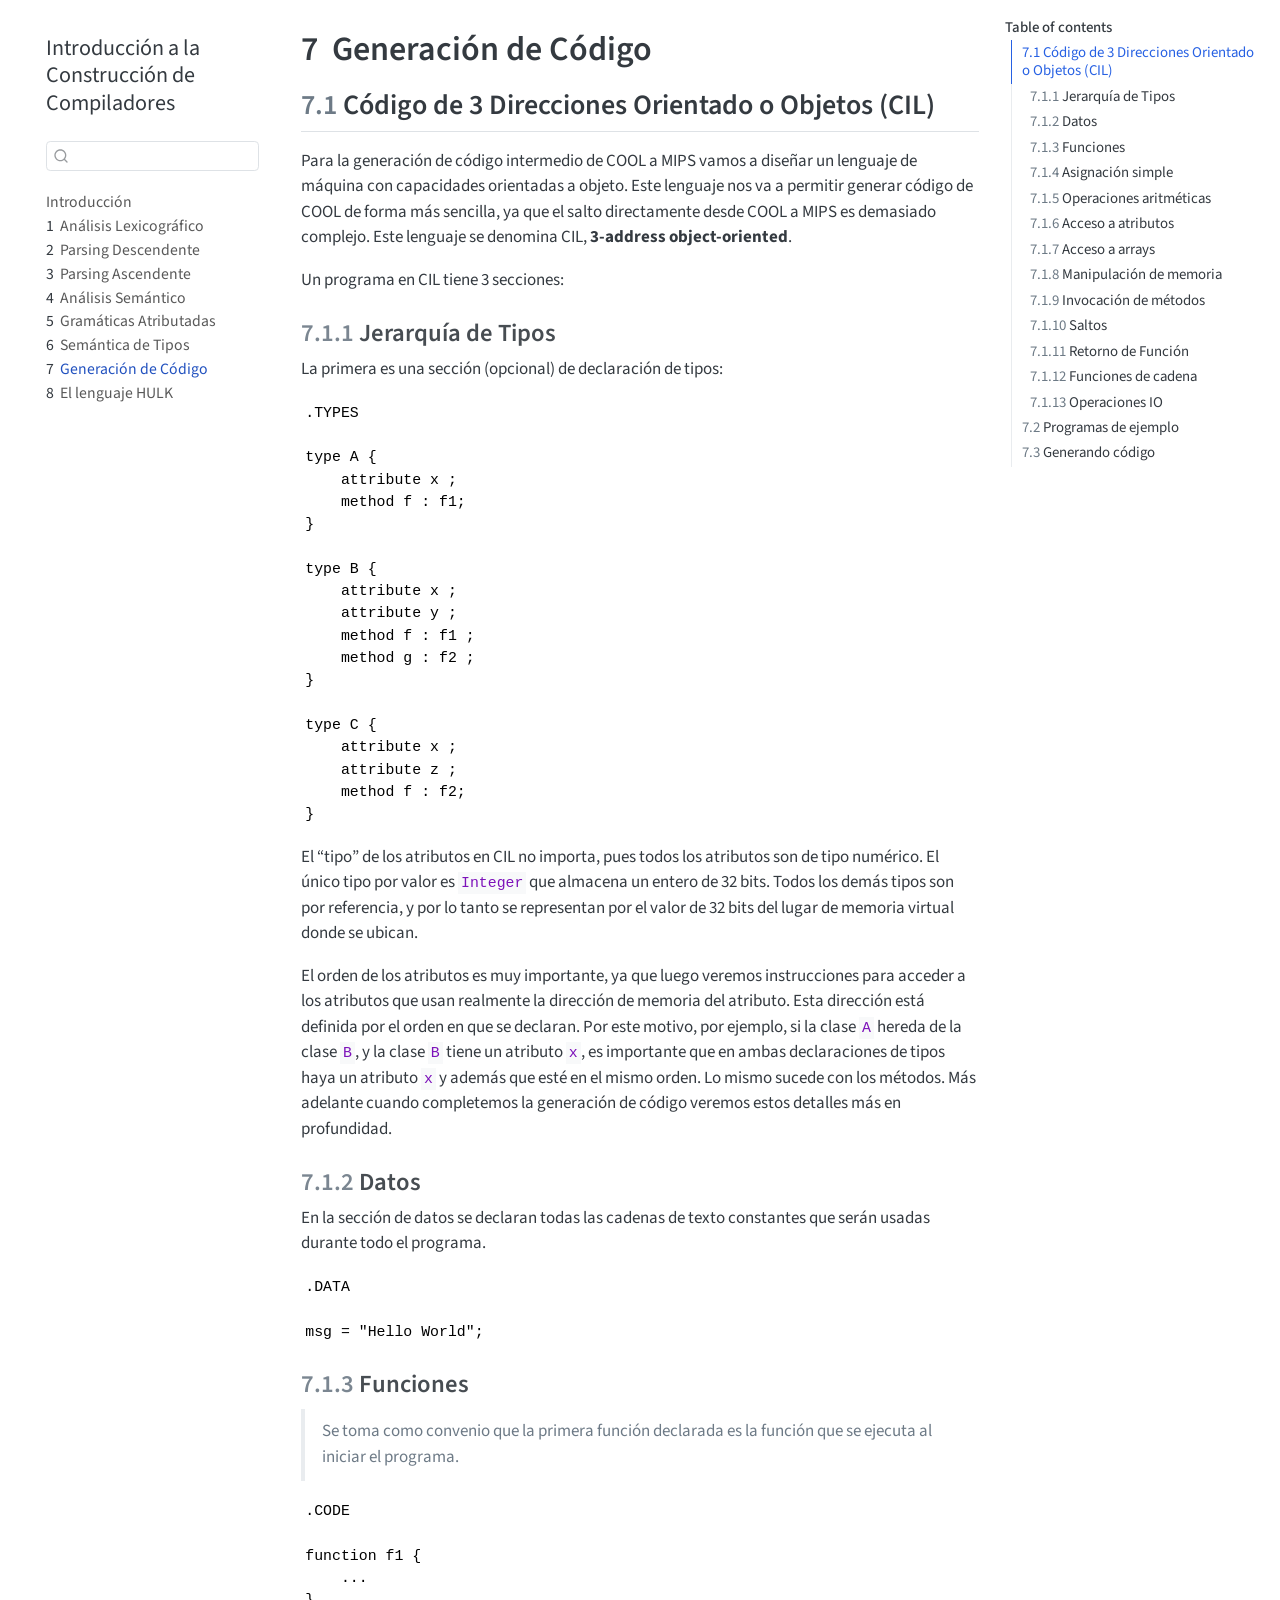
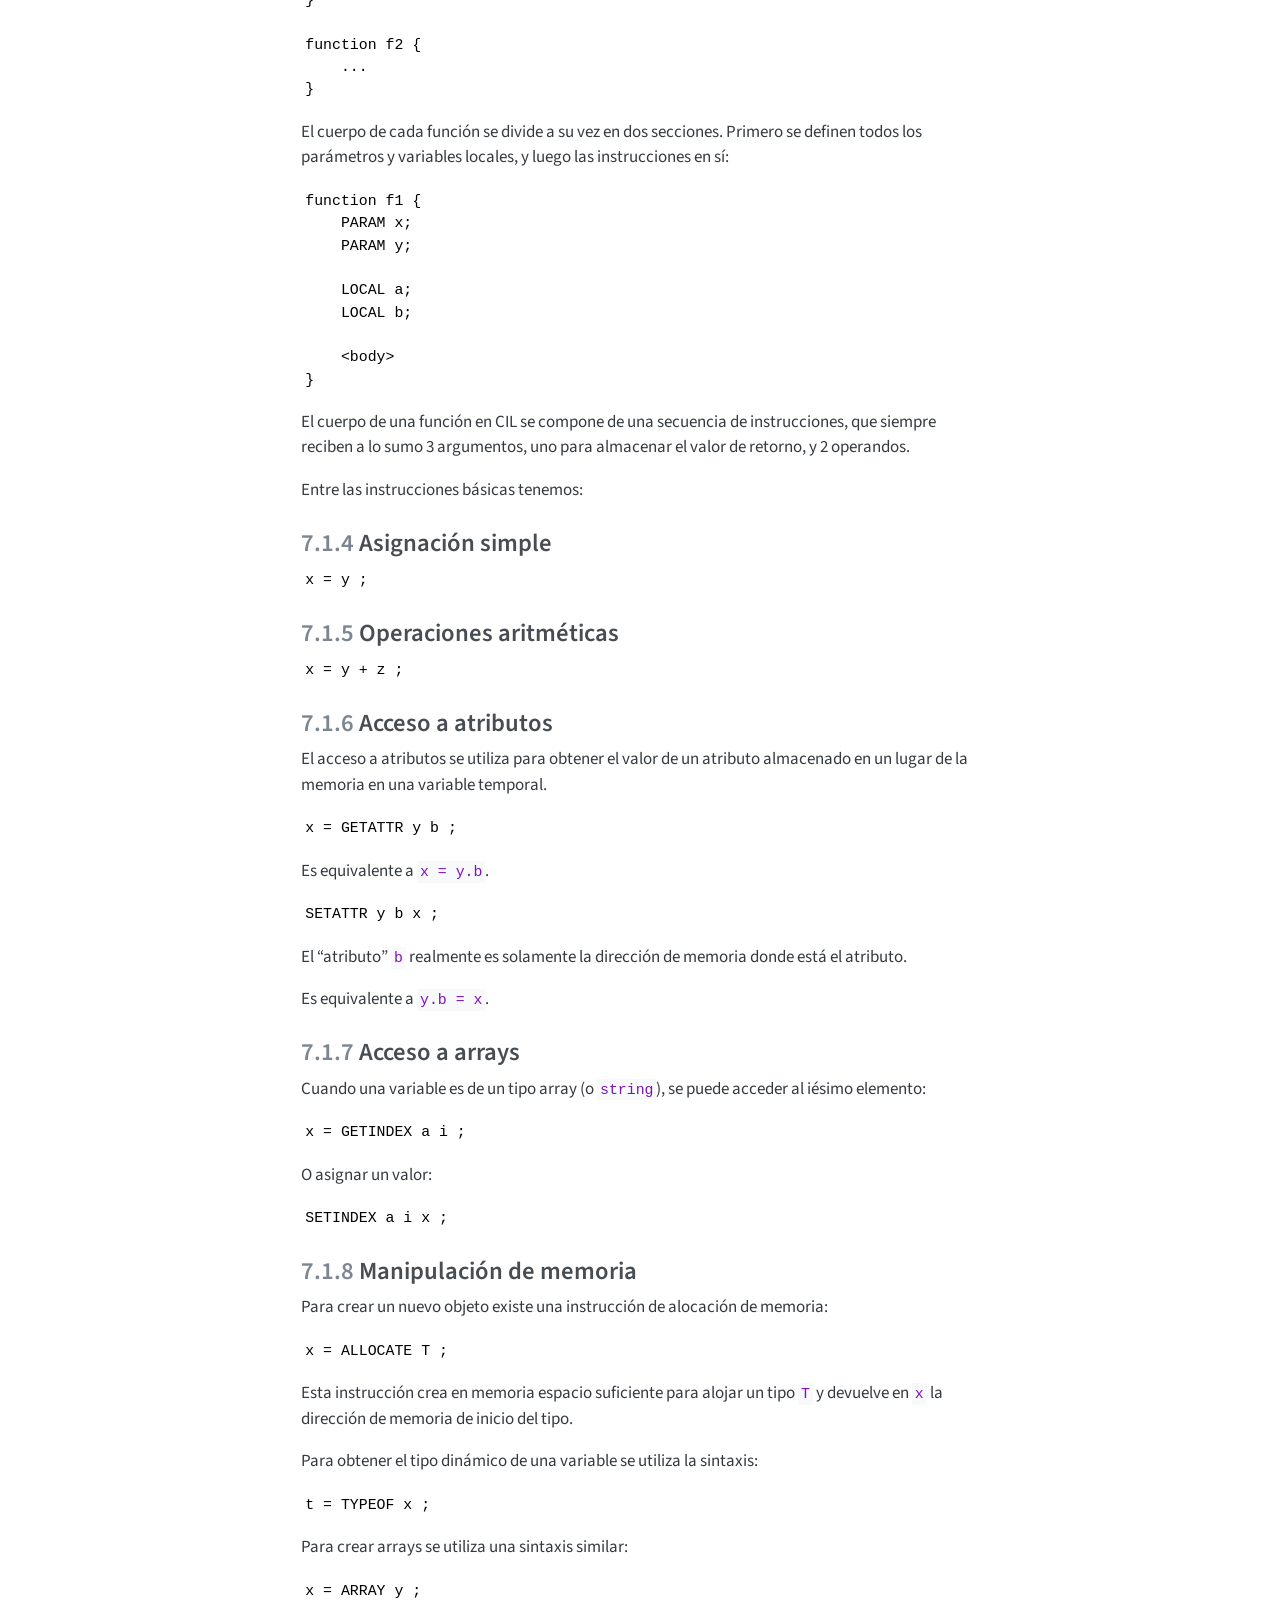
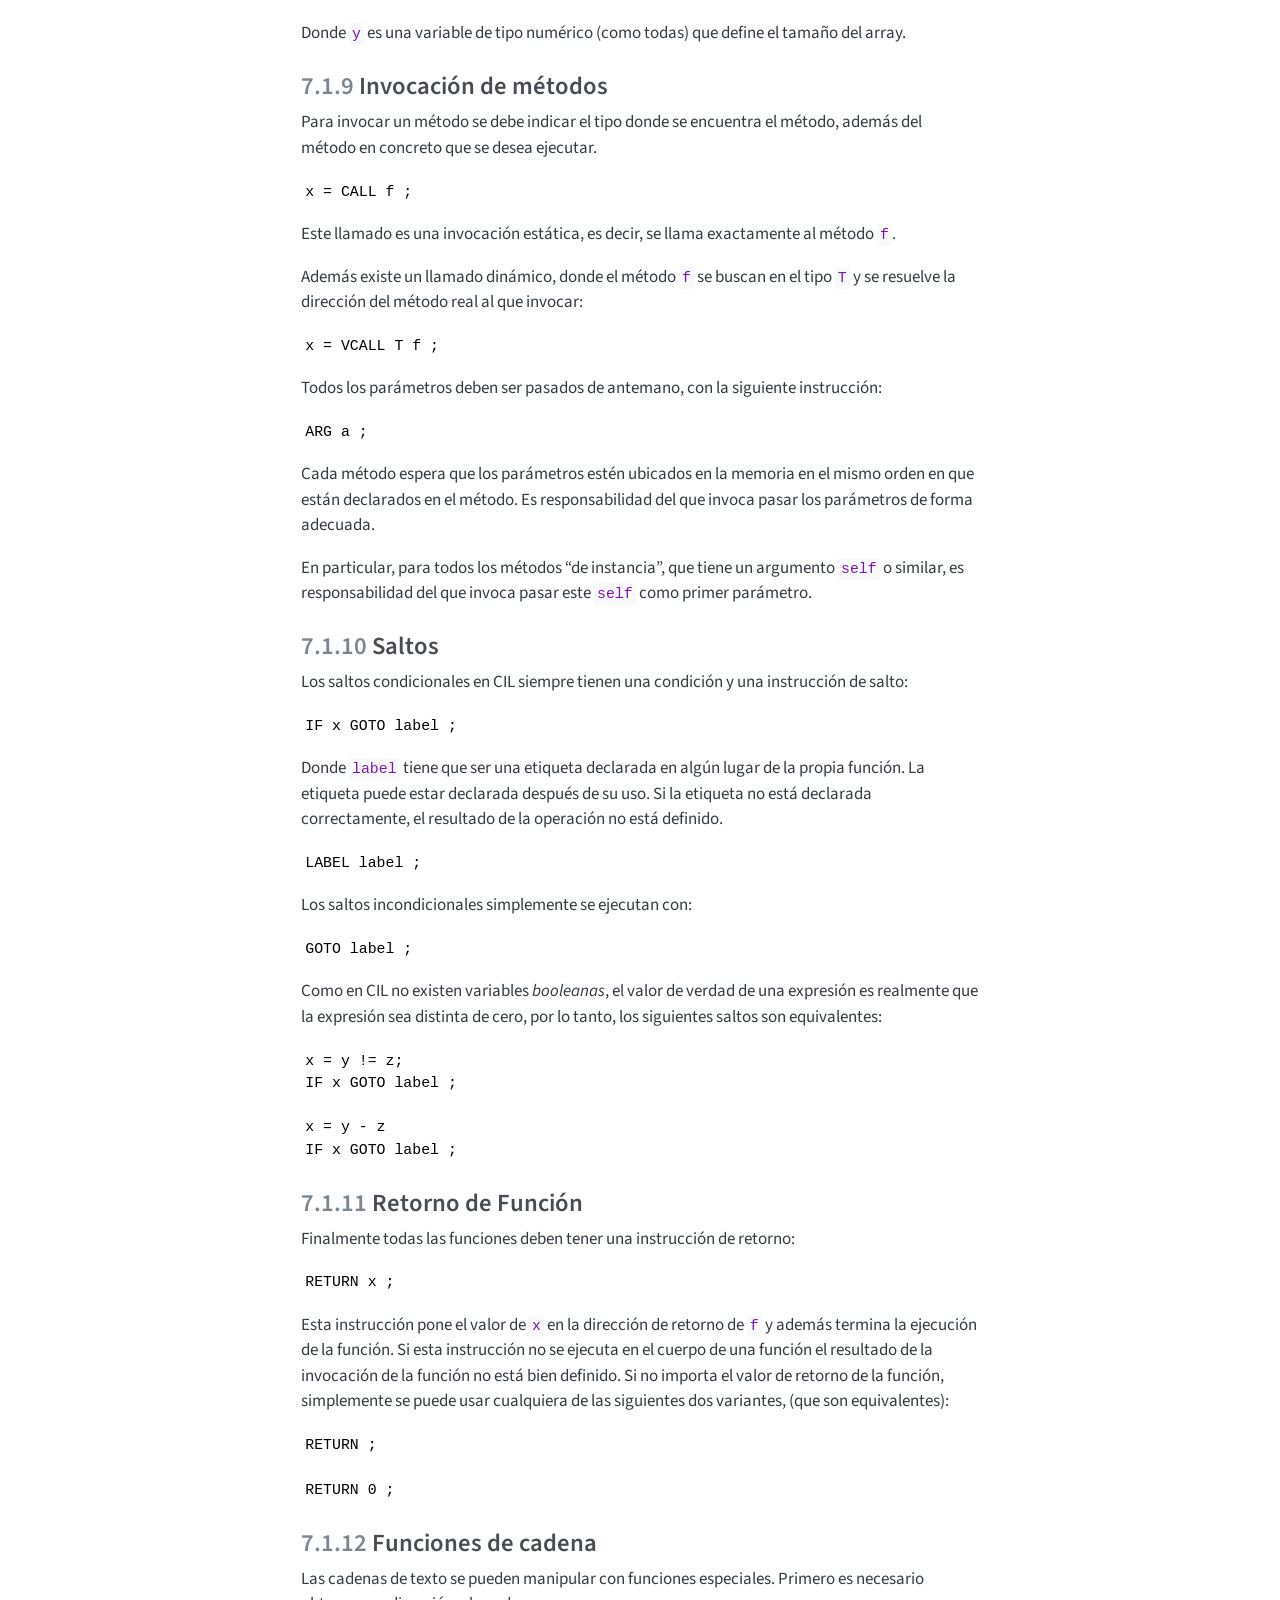
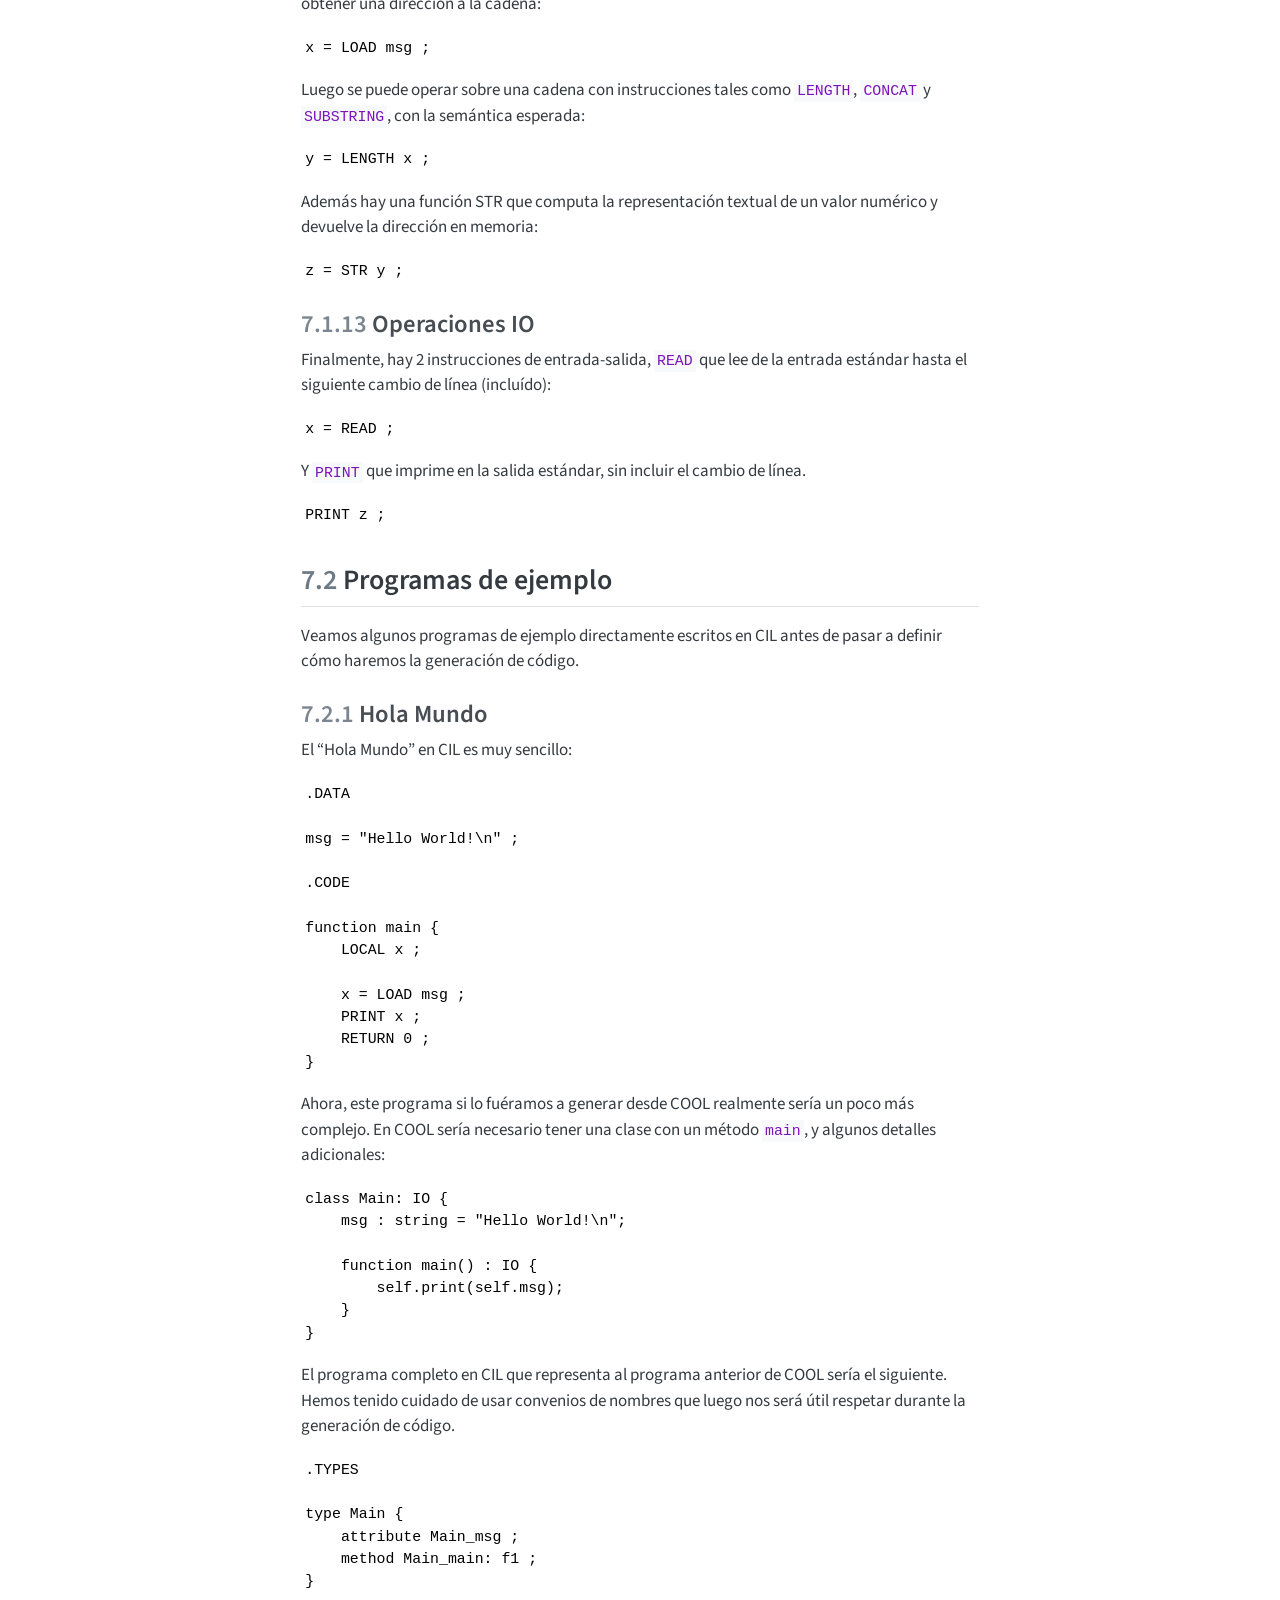
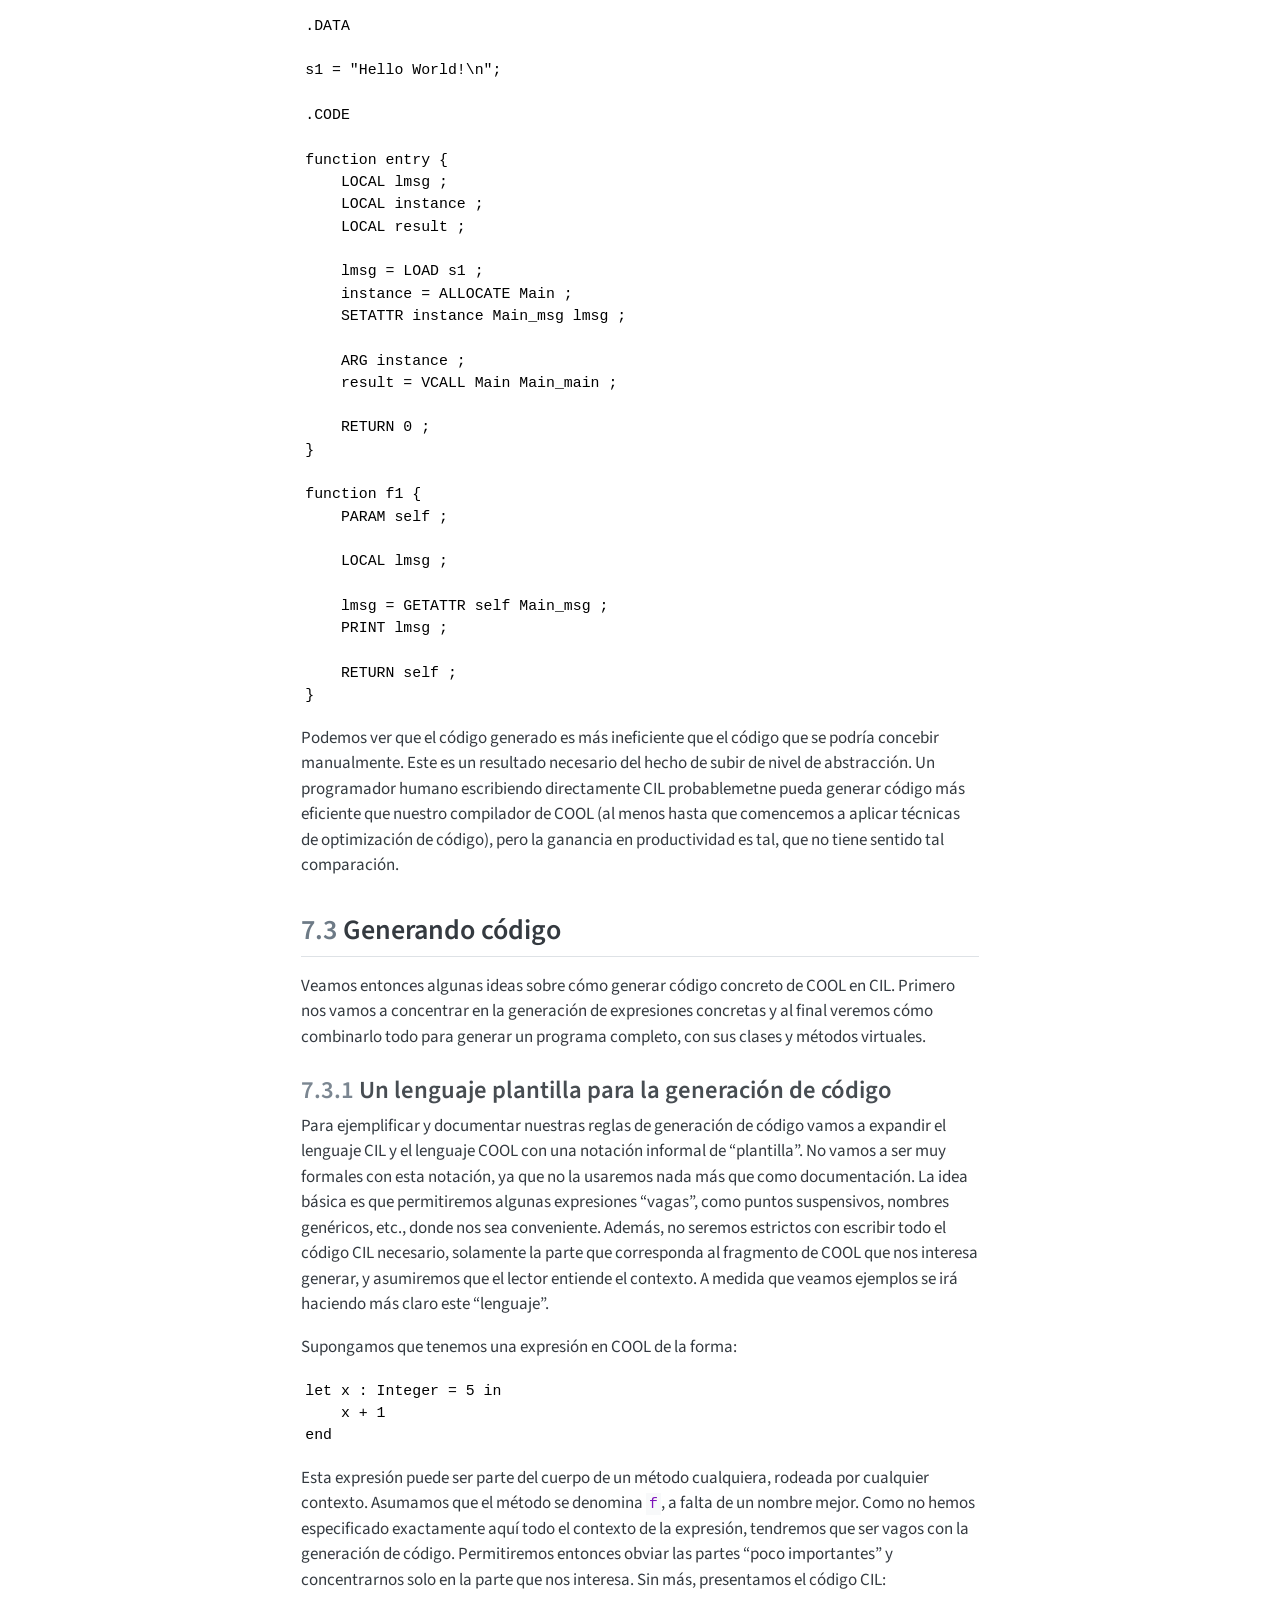
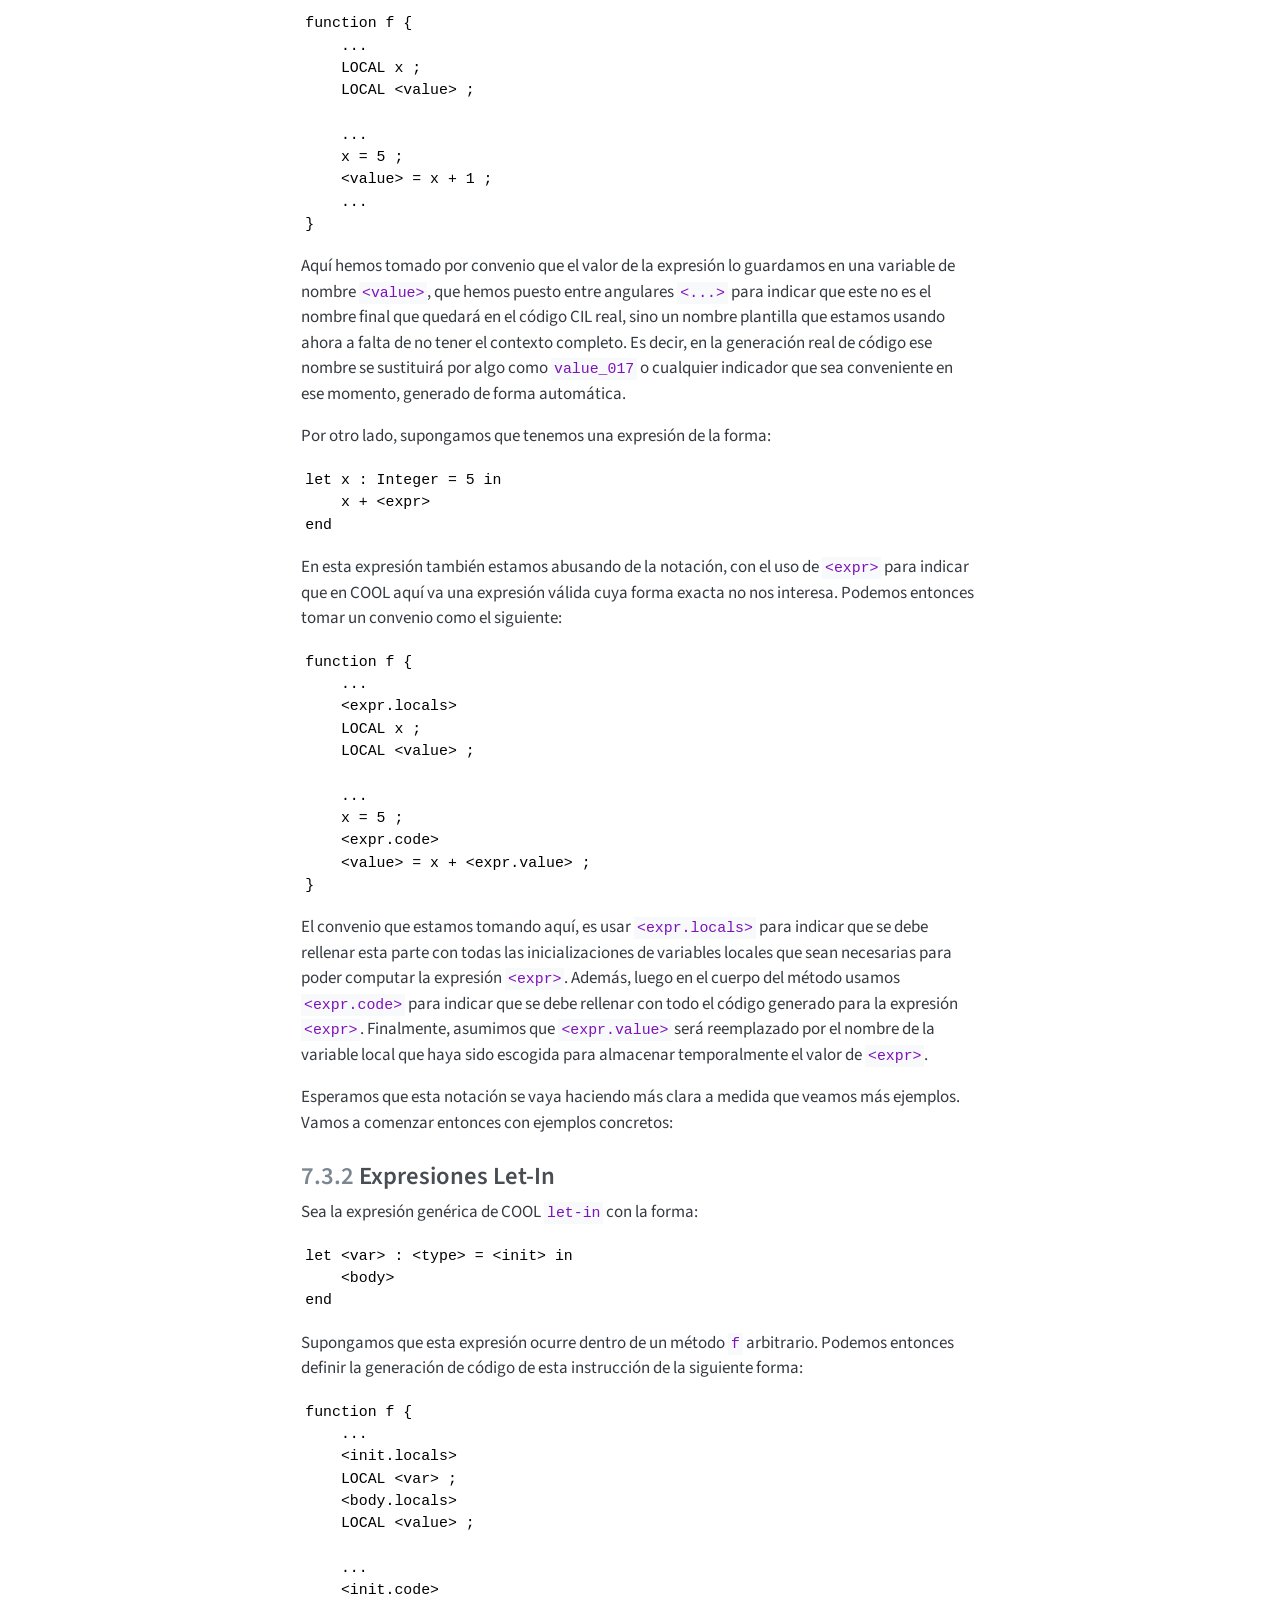
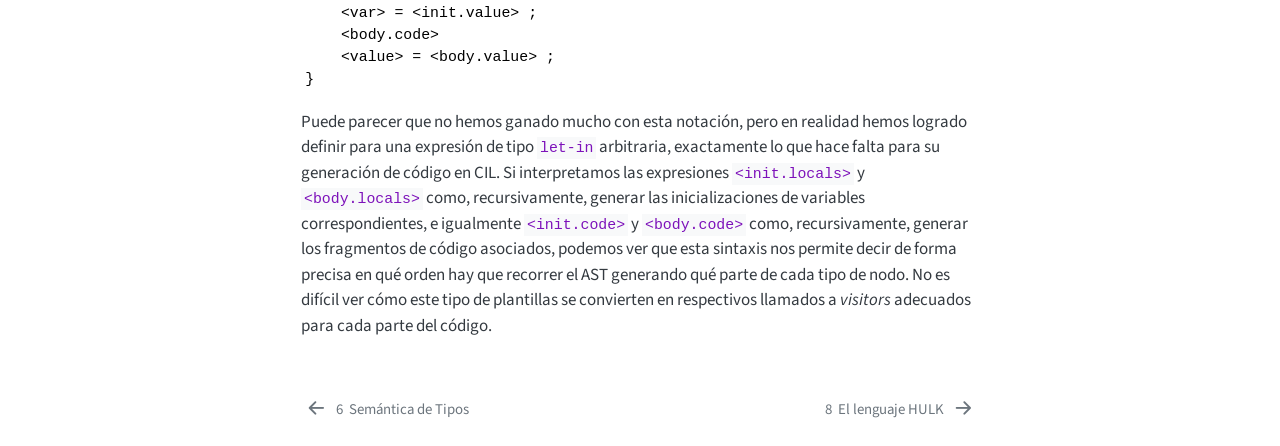
<file: chap7.html>
<!DOCTYPE html>
<html xmlns="http://www.w3.org/1999/xhtml" lang="en" xml:lang="en"><head>

<meta charset="utf-8">
<meta name="generator" content="quarto-1.7.30">

<meta name="viewport" content="width=device-width, initial-scale=1.0, user-scalable=yes">


<title>7&nbsp; Generación de Código – Introducción a la Construcción de Compiladores</title>
<style>
code{white-space: pre-wrap;}
span.smallcaps{font-variant: small-caps;}
div.columns{display: flex; gap: min(4vw, 1.5em);}
div.column{flex: auto; overflow-x: auto;}
div.hanging-indent{margin-left: 1.5em; text-indent: -1.5em;}
ul.task-list{list-style: none;}
ul.task-list li input[type="checkbox"] {
  width: 0.8em;
  margin: 0 0.8em 0.2em -1em; /* quarto-specific, see https://github.com/quarto-dev/quarto-cli/issues/4556 */ 
  vertical-align: middle;
}
</style>


<script src="site_libs/quarto-nav/quarto-nav.js"></script>
<script src="site_libs/quarto-nav/headroom.min.js"></script>
<script src="site_libs/clipboard/clipboard.min.js"></script>
<script src="site_libs/quarto-search/autocomplete.umd.js"></script>
<script src="site_libs/quarto-search/fuse.min.js"></script>
<script src="site_libs/quarto-search/quarto-search.js"></script>
<meta name="quarto:offset" content="./">
<link href="./chap8.html" rel="next">
<link href="./chap6.html" rel="prev">
<script src="site_libs/quarto-html/quarto.js" type="module"></script>
<script src="site_libs/quarto-html/tabsets/tabsets.js" type="module"></script>
<script src="site_libs/quarto-html/popper.min.js"></script>
<script src="site_libs/quarto-html/tippy.umd.min.js"></script>
<script src="site_libs/quarto-html/anchor.min.js"></script>
<link href="site_libs/quarto-html/tippy.css" rel="stylesheet">
<link href="site_libs/quarto-html/quarto-syntax-highlighting-de070a7b0ab54f8780927367ac907214.css" rel="stylesheet" id="quarto-text-highlighting-styles">
<script src="site_libs/bootstrap/bootstrap.min.js"></script>
<link href="site_libs/bootstrap/bootstrap-icons.css" rel="stylesheet">
<link href="site_libs/bootstrap/bootstrap-364982630eef5352dd1537128a8ed5cb.min.css" rel="stylesheet" append-hash="true" id="quarto-bootstrap" data-mode="light">
<script id="quarto-search-options" type="application/json">{
  "location": "sidebar",
  "copy-button": false,
  "collapse-after": 3,
  "panel-placement": "start",
  "type": "textbox",
  "limit": 50,
  "keyboard-shortcut": [
    "f",
    "/",
    "s"
  ],
  "show-item-context": false,
  "language": {
    "search-no-results-text": "No results",
    "search-matching-documents-text": "matching documents",
    "search-copy-link-title": "Copy link to search",
    "search-hide-matches-text": "Hide additional matches",
    "search-more-match-text": "more match in this document",
    "search-more-matches-text": "more matches in this document",
    "search-clear-button-title": "Clear",
    "search-text-placeholder": "",
    "search-detached-cancel-button-title": "Cancel",
    "search-submit-button-title": "Submit",
    "search-label": "Search"
  }
}</script>


</head>

<body class="nav-sidebar floating quarto-light">

<div id="quarto-search-results"></div>
  <header id="quarto-header" class="headroom fixed-top">
  <nav class="quarto-secondary-nav">
    <div class="container-fluid d-flex">
      <button type="button" class="quarto-btn-toggle btn" data-bs-toggle="collapse" role="button" data-bs-target=".quarto-sidebar-collapse-item" aria-controls="quarto-sidebar" aria-expanded="false" aria-label="Toggle sidebar navigation" onclick="if (window.quartoToggleHeadroom) { window.quartoToggleHeadroom(); }">
        <i class="bi bi-layout-text-sidebar-reverse"></i>
      </button>
        <nav class="quarto-page-breadcrumbs" aria-label="breadcrumb"><ol class="breadcrumb"><li class="breadcrumb-item"><a href="./chap7.html"><span class="chapter-number">7</span>&nbsp; <span class="chapter-title">Generación de Código</span></a></li></ol></nav>
        <a class="flex-grow-1" role="navigation" data-bs-toggle="collapse" data-bs-target=".quarto-sidebar-collapse-item" aria-controls="quarto-sidebar" aria-expanded="false" aria-label="Toggle sidebar navigation" onclick="if (window.quartoToggleHeadroom) { window.quartoToggleHeadroom(); }">      
        </a>
      <button type="button" class="btn quarto-search-button" aria-label="Search" onclick="window.quartoOpenSearch();">
        <i class="bi bi-search"></i>
      </button>
    </div>
  </nav>
</header>
<!-- content -->
<div id="quarto-content" class="quarto-container page-columns page-rows-contents page-layout-article">
<!-- sidebar -->
  <nav id="quarto-sidebar" class="sidebar collapse collapse-horizontal quarto-sidebar-collapse-item sidebar-navigation floating overflow-auto">
    <div class="pt-lg-2 mt-2 text-left sidebar-header">
    <div class="sidebar-title mb-0 py-0">
      <a href="./">Introducción a la Construcción de Compiladores</a> 
    </div>
      </div>
        <div class="mt-2 flex-shrink-0 align-items-center">
        <div class="sidebar-search">
        <div id="quarto-search" class="" title="Search"></div>
        </div>
        </div>
    <div class="sidebar-menu-container"> 
    <ul class="list-unstyled mt-1">
        <li class="sidebar-item">
  <div class="sidebar-item-container"> 
  <a href="./index.html" class="sidebar-item-text sidebar-link">
 <span class="menu-text">Introducción</span></a>
  </div>
</li>
        <li class="sidebar-item">
  <div class="sidebar-item-container"> 
  <a href="./chap1.html" class="sidebar-item-text sidebar-link">
 <span class="menu-text"><span class="chapter-number">1</span>&nbsp; <span class="chapter-title">Análisis Lexicográfico</span></span></a>
  </div>
</li>
        <li class="sidebar-item">
  <div class="sidebar-item-container"> 
  <a href="./chap2.html" class="sidebar-item-text sidebar-link">
 <span class="menu-text"><span class="chapter-number">2</span>&nbsp; <span class="chapter-title">Parsing Descendente</span></span></a>
  </div>
</li>
        <li class="sidebar-item">
  <div class="sidebar-item-container"> 
  <a href="./chap3.html" class="sidebar-item-text sidebar-link">
 <span class="menu-text"><span class="chapter-number">3</span>&nbsp; <span class="chapter-title">Parsing Ascendente</span></span></a>
  </div>
</li>
        <li class="sidebar-item">
  <div class="sidebar-item-container"> 
  <a href="./chap4.html" class="sidebar-item-text sidebar-link">
 <span class="menu-text"><span class="chapter-number">4</span>&nbsp; <span class="chapter-title">Análisis Semántico</span></span></a>
  </div>
</li>
        <li class="sidebar-item">
  <div class="sidebar-item-container"> 
  <a href="./chap5.html" class="sidebar-item-text sidebar-link">
 <span class="menu-text"><span class="chapter-number">5</span>&nbsp; <span class="chapter-title">Gramáticas Atributadas</span></span></a>
  </div>
</li>
        <li class="sidebar-item">
  <div class="sidebar-item-container"> 
  <a href="./chap6.html" class="sidebar-item-text sidebar-link">
 <span class="menu-text"><span class="chapter-number">6</span>&nbsp; <span class="chapter-title">Semántica de Tipos</span></span></a>
  </div>
</li>
        <li class="sidebar-item">
  <div class="sidebar-item-container"> 
  <a href="./chap7.html" class="sidebar-item-text sidebar-link active">
 <span class="menu-text"><span class="chapter-number">7</span>&nbsp; <span class="chapter-title">Generación de Código</span></span></a>
  </div>
</li>
        <li class="sidebar-item">
  <div class="sidebar-item-container"> 
  <a href="./chap8.html" class="sidebar-item-text sidebar-link">
 <span class="menu-text"><span class="chapter-number">8</span>&nbsp; <span class="chapter-title">El lenguaje HULK</span></span></a>
  </div>
</li>
    </ul>
    </div>
</nav>
<div id="quarto-sidebar-glass" class="quarto-sidebar-collapse-item" data-bs-toggle="collapse" data-bs-target=".quarto-sidebar-collapse-item"></div>
<!-- margin-sidebar -->
    <div id="quarto-margin-sidebar" class="sidebar margin-sidebar">
        <nav id="TOC" role="doc-toc" class="toc-active">
    <h2 id="toc-title">Table of contents</h2>
   
  <ul>
  <li><a href="#código-de-3-direcciones-orientado-o-objetos-cil" id="toc-código-de-3-direcciones-orientado-o-objetos-cil" class="nav-link active" data-scroll-target="#código-de-3-direcciones-orientado-o-objetos-cil"><span class="header-section-number">7.1</span> Código de 3 Direcciones Orientado o Objetos (CIL)</a>
  <ul class="collapse">
  <li><a href="#jerarquía-de-tipos" id="toc-jerarquía-de-tipos" class="nav-link" data-scroll-target="#jerarquía-de-tipos"><span class="header-section-number">7.1.1</span> Jerarquía de Tipos</a></li>
  <li><a href="#datos" id="toc-datos" class="nav-link" data-scroll-target="#datos"><span class="header-section-number">7.1.2</span> Datos</a></li>
  <li><a href="#funciones" id="toc-funciones" class="nav-link" data-scroll-target="#funciones"><span class="header-section-number">7.1.3</span> Funciones</a></li>
  <li><a href="#asignación-simple" id="toc-asignación-simple" class="nav-link" data-scroll-target="#asignación-simple"><span class="header-section-number">7.1.4</span> Asignación simple</a></li>
  <li><a href="#operaciones-aritméticas" id="toc-operaciones-aritméticas" class="nav-link" data-scroll-target="#operaciones-aritméticas"><span class="header-section-number">7.1.5</span> Operaciones aritméticas</a></li>
  <li><a href="#acceso-a-atributos" id="toc-acceso-a-atributos" class="nav-link" data-scroll-target="#acceso-a-atributos"><span class="header-section-number">7.1.6</span> Acceso a atributos</a></li>
  <li><a href="#acceso-a-arrays" id="toc-acceso-a-arrays" class="nav-link" data-scroll-target="#acceso-a-arrays"><span class="header-section-number">7.1.7</span> Acceso a arrays</a></li>
  <li><a href="#manipulación-de-memoria" id="toc-manipulación-de-memoria" class="nav-link" data-scroll-target="#manipulación-de-memoria"><span class="header-section-number">7.1.8</span> Manipulación de memoria</a></li>
  <li><a href="#invocación-de-métodos" id="toc-invocación-de-métodos" class="nav-link" data-scroll-target="#invocación-de-métodos"><span class="header-section-number">7.1.9</span> Invocación de métodos</a></li>
  <li><a href="#saltos" id="toc-saltos" class="nav-link" data-scroll-target="#saltos"><span class="header-section-number">7.1.10</span> Saltos</a></li>
  <li><a href="#retorno-de-función" id="toc-retorno-de-función" class="nav-link" data-scroll-target="#retorno-de-función"><span class="header-section-number">7.1.11</span> Retorno de Función</a></li>
  <li><a href="#funciones-de-cadena" id="toc-funciones-de-cadena" class="nav-link" data-scroll-target="#funciones-de-cadena"><span class="header-section-number">7.1.12</span> Funciones de cadena</a></li>
  <li><a href="#operaciones-io" id="toc-operaciones-io" class="nav-link" data-scroll-target="#operaciones-io"><span class="header-section-number">7.1.13</span> Operaciones IO</a></li>
  </ul></li>
  <li><a href="#programas-de-ejemplo" id="toc-programas-de-ejemplo" class="nav-link" data-scroll-target="#programas-de-ejemplo"><span class="header-section-number">7.2</span> Programas de ejemplo</a>
  <ul class="collapse">
  <li><a href="#hola-mundo" id="toc-hola-mundo" class="nav-link" data-scroll-target="#hola-mundo"><span class="header-section-number">7.2.1</span> Hola Mundo</a></li>
  </ul></li>
  <li><a href="#generando-código" id="toc-generando-código" class="nav-link" data-scroll-target="#generando-código"><span class="header-section-number">7.3</span> Generando código</a>
  <ul class="collapse">
  <li><a href="#un-lenguaje-plantilla-para-la-generación-de-código" id="toc-un-lenguaje-plantilla-para-la-generación-de-código" class="nav-link" data-scroll-target="#un-lenguaje-plantilla-para-la-generación-de-código"><span class="header-section-number">7.3.1</span> Un lenguaje plantilla para la generación de código</a></li>
  <li><a href="#expresiones-let-in" id="toc-expresiones-let-in" class="nav-link" data-scroll-target="#expresiones-let-in"><span class="header-section-number">7.3.2</span> Expresiones Let-In</a></li>
  </ul></li>
  </ul>
</nav>
    </div>
<!-- main -->
<main class="content" id="quarto-document-content">

<header id="title-block-header" class="quarto-title-block default">
<div class="quarto-title">
<h1 class="title"><span class="chapter-number">7</span>&nbsp; <span class="chapter-title">Generación de Código</span></h1>
</div>



<div class="quarto-title-meta">

    
  
    
  </div>
  


</header>


<section id="código-de-3-direcciones-orientado-o-objetos-cil" class="level2" data-number="7.1">
<h2 data-number="7.1" class="anchored" data-anchor-id="código-de-3-direcciones-orientado-o-objetos-cil"><span class="header-section-number">7.1</span> Código de 3 Direcciones Orientado o Objetos (CIL)</h2>
<p>Para la generación de código intermedio de COOL a MIPS vamos a diseñar un lenguaje de máquina con capacidades orientadas a objeto. Este lenguaje nos va a permitir generar código de COOL de forma más sencilla, ya que el salto directamente desde COOL a MIPS es demasiado complejo. Este lenguaje se denomina CIL, <strong>3-address object-oriented</strong>.</p>
<p>Un programa en CIL tiene 3 secciones:</p>
<section id="jerarquía-de-tipos" class="level3" data-number="7.1.1">
<h3 data-number="7.1.1" class="anchored" data-anchor-id="jerarquía-de-tipos"><span class="header-section-number">7.1.1</span> Jerarquía de Tipos</h3>
<p>La primera es una sección (opcional) de declaración de tipos:</p>
<pre class="cil"><code>.TYPES

type A {
    attribute x ;
    method f : f1;
}

type B {
    attribute x ;
    attribute y ;
    method f : f1 ;
    method g : f2 ;
}

type C {
    attribute x ;
    attribute z ;
    method f : f2;
}</code></pre>
<p>El “tipo” de los atributos en CIL no importa, pues todos los atributos son de tipo numérico. El único tipo por valor es <code>Integer</code> que almacena un entero de 32 bits. Todos los demás tipos son por referencia, y por lo tanto se representan por el valor de 32 bits del lugar de memoria virtual donde se ubican.</p>
<p>El orden de los atributos es muy importante, ya que luego veremos instrucciones para acceder a los atributos que usan realmente la dirección de memoria del atributo. Esta dirección está definida por el orden en que se declaran. Por este motivo, por ejemplo, si la clase <code>A</code> hereda de la clase <code>B</code>, y la clase <code>B</code> tiene un atributo <code>x</code>, es importante que en ambas declaraciones de tipos haya un atributo <code>x</code> y además que esté en el mismo orden. Lo mismo sucede con los métodos. Más adelante cuando completemos la generación de código veremos estos detalles más en profundidad.</p>
</section>
<section id="datos" class="level3" data-number="7.1.2">
<h3 data-number="7.1.2" class="anchored" data-anchor-id="datos"><span class="header-section-number">7.1.2</span> Datos</h3>
<p>En la sección de datos se declaran todas las cadenas de texto constantes que serán usadas durante todo el programa.</p>
<pre class="cil"><code>.DATA

msg = "Hello World";</code></pre>
</section>
<section id="funciones" class="level3" data-number="7.1.3">
<h3 data-number="7.1.3" class="anchored" data-anchor-id="funciones"><span class="header-section-number">7.1.3</span> Funciones</h3>
<blockquote class="blockquote">
<p>Se toma como convenio que la primera función declarada es la función que se ejecuta al iniciar el programa.</p>
</blockquote>
<pre class="cil"><code>.CODE

function f1 {
    ...
}

function f2 {
    ...
}</code></pre>
<p>El cuerpo de cada función se divide a su vez en dos secciones. Primero se definen todos los parámetros y variables locales, y luego las instrucciones en sí:</p>
<pre class="cil"><code>function f1 {
    PARAM x;
    PARAM y;

    LOCAL a;
    LOCAL b;

    &lt;body&gt;
}</code></pre>
<p>El cuerpo de una función en CIL se compone de una secuencia de instrucciones, que siempre reciben a lo sumo 3 argumentos, uno para almacenar el valor de retorno, y 2 operandos.</p>
<p>Entre las instrucciones básicas tenemos:</p>
</section>
<section id="asignación-simple" class="level3" data-number="7.1.4">
<h3 data-number="7.1.4" class="anchored" data-anchor-id="asignación-simple"><span class="header-section-number">7.1.4</span> Asignación simple</h3>
<pre class="cil"><code>x = y ;</code></pre>
</section>
<section id="operaciones-aritméticas" class="level3" data-number="7.1.5">
<h3 data-number="7.1.5" class="anchored" data-anchor-id="operaciones-aritméticas"><span class="header-section-number">7.1.5</span> Operaciones aritméticas</h3>
<pre class="cil"><code>x = y + z ;</code></pre>
</section>
<section id="acceso-a-atributos" class="level3" data-number="7.1.6">
<h3 data-number="7.1.6" class="anchored" data-anchor-id="acceso-a-atributos"><span class="header-section-number">7.1.6</span> Acceso a atributos</h3>
<p>El acceso a atributos se utiliza para obtener el valor de un atributo almacenado en un lugar de la memoria en una variable temporal.</p>
<pre class="cil"><code>x = GETATTR y b ;</code></pre>
<p>Es equivalente a <code>x = y.b</code>.</p>
<pre class="cil"><code>SETATTR y b x ;</code></pre>
<p>El “atributo” <code>b</code> realmente es solamente la dirección de memoria donde está el atributo.</p>
<p>Es equivalente a <code>y.b = x</code>.</p>
</section>
<section id="acceso-a-arrays" class="level3" data-number="7.1.7">
<h3 data-number="7.1.7" class="anchored" data-anchor-id="acceso-a-arrays"><span class="header-section-number">7.1.7</span> Acceso a arrays</h3>
<p>Cuando una variable es de un tipo array (o <code>string</code>), se puede acceder al iésimo elemento:</p>
<pre class="cil"><code>x = GETINDEX a i ;</code></pre>
<p>O asignar un valor:</p>
<pre class="cil"><code>SETINDEX a i x ;</code></pre>
</section>
<section id="manipulación-de-memoria" class="level3" data-number="7.1.8">
<h3 data-number="7.1.8" class="anchored" data-anchor-id="manipulación-de-memoria"><span class="header-section-number">7.1.8</span> Manipulación de memoria</h3>
<p>Para crear un nuevo objeto existe una instrucción de alocación de memoria:</p>
<pre class="cil"><code>x = ALLOCATE T ;</code></pre>
<p>Esta instrucción crea en memoria espacio suficiente para alojar un tipo <code>T</code> y devuelve en <code>x</code> la dirección de memoria de inicio del tipo.</p>
<p>Para obtener el tipo dinámico de una variable se utiliza la sintaxis:</p>
<pre class="cil"><code>t = TYPEOF x ;</code></pre>
<p>Para crear arrays se utiliza una sintaxis similar:</p>
<pre class="cil"><code>x = ARRAY y ;</code></pre>
<p>Donde <code>y</code> es una variable de tipo numérico (como todas) que define el tamaño del array.</p>
</section>
<section id="invocación-de-métodos" class="level3" data-number="7.1.9">
<h3 data-number="7.1.9" class="anchored" data-anchor-id="invocación-de-métodos"><span class="header-section-number">7.1.9</span> Invocación de métodos</h3>
<p>Para invocar un método se debe indicar el tipo donde se encuentra el método, además del método en concreto que se desea ejecutar.</p>
<pre class="cil"><code>x = CALL f ;</code></pre>
<p>Este llamado es una invocación estática, es decir, se llama exactamente al método <code>f</code>.</p>
<p>Además existe un llamado dinámico, donde el método <code>f</code> se buscan en el tipo <code>T</code> y se resuelve la dirección del método real al que invocar:</p>
<pre class="cil"><code>x = VCALL T f ;</code></pre>
<p>Todos los parámetros deben ser pasados de antemano, con la siguiente instrucción:</p>
<pre class="cil"><code>ARG a ;</code></pre>
<p>Cada método espera que los parámetros estén ubicados en la memoria en el mismo orden en que están declarados en el método. Es responsabilidad del que invoca pasar los parámetros de forma adecuada.</p>
<p>En particular, para todos los métodos “de instancia”, que tiene un argumento <code>self</code> o similar, es responsabilidad del que invoca pasar este <code>self</code> como primer parámetro.</p>
</section>
<section id="saltos" class="level3" data-number="7.1.10">
<h3 data-number="7.1.10" class="anchored" data-anchor-id="saltos"><span class="header-section-number">7.1.10</span> Saltos</h3>
<p>Los saltos condicionales en CIL siempre tienen una condición y una instrucción de salto:</p>
<pre class="cil"><code>IF x GOTO label ;</code></pre>
<p>Donde <code>label</code> tiene que ser una etiqueta declarada en algún lugar de la propia función. La etiqueta puede estar declarada después de su uso. Si la etiqueta no está declarada correctamente, el resultado de la operación no está definido.</p>
<pre class="cil"><code>LABEL label ;</code></pre>
<p>Los saltos incondicionales simplemente se ejecutan con:</p>
<pre class="cil"><code>GOTO label ;</code></pre>
<p>Como en CIL no existen variables <em>booleanas</em>, el valor de verdad de una expresión es realmente que la expresión sea distinta de cero, por lo tanto, los siguientes saltos son equivalentes:</p>
<pre class="cil"><code>x = y != z;
IF x GOTO label ;

x = y - z
IF x GOTO label ;</code></pre>
</section>
<section id="retorno-de-función" class="level3" data-number="7.1.11">
<h3 data-number="7.1.11" class="anchored" data-anchor-id="retorno-de-función"><span class="header-section-number">7.1.11</span> Retorno de Función</h3>
<p>Finalmente todas las funciones deben tener una instrucción de retorno:</p>
<pre class="cil"><code>RETURN x ;</code></pre>
<p>Esta instrucción pone el valor de <code>x</code> en la dirección de retorno de <code>f</code> y además termina la ejecución de la función. Si esta instrucción no se ejecuta en el cuerpo de una función el resultado de la invocación de la función no está bien definido. Si no importa el valor de retorno de la función, simplemente se puede usar cualquiera de las siguientes dos variantes, (que son equivalentes):</p>
<pre class="cil"><code>RETURN ;

RETURN 0 ;</code></pre>
</section>
<section id="funciones-de-cadena" class="level3" data-number="7.1.12">
<h3 data-number="7.1.12" class="anchored" data-anchor-id="funciones-de-cadena"><span class="header-section-number">7.1.12</span> Funciones de cadena</h3>
<p>Las cadenas de texto se pueden manipular con funciones especiales. Primero es necesario obtener una dirección a la cadena:</p>
<pre class="cil"><code>x = LOAD msg ;</code></pre>
<p>Luego se puede operar sobre una cadena con instrucciones tales como <code>LENGTH</code>, <code>CONCAT</code> y <code>SUBSTRING</code>, con la semántica esperada:</p>
<pre class="cil"><code>y = LENGTH x ;</code></pre>
<p>Además hay una función STR que computa la representación textual de un valor numérico y devuelve la dirección en memoria:</p>
<pre class="cil"><code>z = STR y ;</code></pre>
</section>
<section id="operaciones-io" class="level3" data-number="7.1.13">
<h3 data-number="7.1.13" class="anchored" data-anchor-id="operaciones-io"><span class="header-section-number">7.1.13</span> Operaciones IO</h3>
<p>Finalmente, hay 2 instrucciones de entrada-salida, <code>READ</code> que lee de la entrada estándar hasta el siguiente cambio de línea (incluído):</p>
<pre class="cil"><code>x = READ ;</code></pre>
<p>Y <code>PRINT</code> que imprime en la salida estándar, sin incluir el cambio de línea.</p>
<pre class="cil"><code>PRINT z ;</code></pre>
</section>
</section>
<section id="programas-de-ejemplo" class="level2" data-number="7.2">
<h2 data-number="7.2" class="anchored" data-anchor-id="programas-de-ejemplo"><span class="header-section-number">7.2</span> Programas de ejemplo</h2>
<p>Veamos algunos programas de ejemplo directamente escritos en CIL antes de pasar a definir cómo haremos la generación de código.</p>
<section id="hola-mundo" class="level3" data-number="7.2.1">
<h3 data-number="7.2.1" class="anchored" data-anchor-id="hola-mundo"><span class="header-section-number">7.2.1</span> Hola Mundo</h3>
<p>El “Hola Mundo” en CIL es muy sencillo:</p>
<pre class="cil"><code>.DATA

msg = "Hello World!\n" ;

.CODE

function main {
    LOCAL x ;

    x = LOAD msg ;
    PRINT x ;
    RETURN 0 ;
}</code></pre>
<p>Ahora, este programa si lo fuéramos a generar desde COOL realmente sería un poco más complejo. En COOL sería necesario tener una clase con un método <code>main</code>, y algunos detalles adicionales:</p>
<pre class="cool"><code>class Main: IO {
    msg : string = "Hello World!\n";

    function main() : IO {
        self.print(self.msg);
    }
}</code></pre>
<p>El programa completo en CIL que representa al programa anterior de COOL sería el siguiente. Hemos tenido cuidado de usar convenios de nombres que luego nos será útil respetar durante la generación de código.</p>
<pre class="cil"><code>.TYPES

type Main {
    attribute Main_msg ;
    method Main_main: f1 ;
}

.DATA

s1 = "Hello World!\n";

.CODE

function entry {
    LOCAL lmsg ;
    LOCAL instance ;
    LOCAL result ;

    lmsg = LOAD s1 ;
    instance = ALLOCATE Main ;
    SETATTR instance Main_msg lmsg ;

    ARG instance ;
    result = VCALL Main Main_main ;

    RETURN 0 ;
}

function f1 {
    PARAM self ;

    LOCAL lmsg ;

    lmsg = GETATTR self Main_msg ;
    PRINT lmsg ;

    RETURN self ;
}</code></pre>
<p>Podemos ver que el código generado es más ineficiente que el código que se podría concebir manualmente. Este es un resultado necesario del hecho de subir de nivel de abstracción. Un programador humano escribiendo directamente CIL probablemetne pueda generar código más eficiente que nuestro compilador de COOL (al menos hasta que comencemos a aplicar técnicas de optimización de código), pero la ganancia en productividad es tal, que no tiene sentido tal comparación.</p>
</section>
</section>
<section id="generando-código" class="level2" data-number="7.3">
<h2 data-number="7.3" class="anchored" data-anchor-id="generando-código"><span class="header-section-number">7.3</span> Generando código</h2>
<p>Veamos entonces algunas ideas sobre cómo generar código concreto de COOL en CIL. Primero nos vamos a concentrar en la generación de expresiones concretas y al final veremos cómo combinarlo todo para generar un programa completo, con sus clases y métodos virtuales.</p>
<section id="un-lenguaje-plantilla-para-la-generación-de-código" class="level3" data-number="7.3.1">
<h3 data-number="7.3.1" class="anchored" data-anchor-id="un-lenguaje-plantilla-para-la-generación-de-código"><span class="header-section-number">7.3.1</span> Un lenguaje plantilla para la generación de código</h3>
<p>Para ejemplificar y documentar nuestras reglas de generación de código vamos a expandir el lenguaje CIL y el lenguaje COOL con una notación informal de “plantilla”. No vamos a ser muy formales con esta notación, ya que no la usaremos nada más que como documentación. La idea básica es que permitiremos algunas expresiones “vagas”, como puntos suspensivos, nombres genéricos, etc., donde nos sea conveniente. Además, no seremos estrictos con escribir todo el código CIL necesario, solamente la parte que corresponda al fragmento de COOL que nos interesa generar, y asumiremos que el lector entiende el contexto. A medida que veamos ejemplos se irá haciendo más claro este “lenguaje”.</p>
<p>Supongamos que tenemos una expresión en COOL de la forma:</p>
<pre class="cool"><code>let x : Integer = 5 in
    x + 1
end</code></pre>
<p>Esta expresión puede ser parte del cuerpo de un método cualquiera, rodeada por cualquier contexto. Asumamos que el método se denomina <code>f</code>, a falta de un nombre mejor. Como no hemos especificado exactamente aquí todo el contexto de la expresión, tendremos que ser vagos con la generación de código. Permitiremos entonces obviar las partes “poco importantes” y concentrarnos solo en la parte que nos interesa. Sin más, presentamos el código CIL:</p>
<pre class="cil-template"><code>function f {
    ...
    LOCAL x ;
    LOCAL &lt;value&gt; ;

    ...
    x = 5 ;
    &lt;value&gt; = x + 1 ;
    ...
}</code></pre>
<p>Aquí hemos tomado por convenio que el valor de la expresión lo guardamos en una variable de nombre <code>&lt;value&gt;</code>, que hemos puesto entre angulares <code>&lt;...&gt;</code> para indicar que este no es el nombre final que quedará en el código CIL real, sino un nombre plantilla que estamos usando ahora a falta de no tener el contexto completo. Es decir, en la generación real de código ese nombre se sustituirá por algo como <code>value_017</code> o cualquier indicador que sea conveniente en ese momento, generado de forma automática.</p>
<p>Por otro lado, supongamos que tenemos una expresión de la forma:</p>
<pre class="cil-template"><code>let x : Integer = 5 in
    x + &lt;expr&gt;
end</code></pre>
<p>En esta expresión también estamos abusando de la notación, con el uso de <code>&lt;expr&gt;</code> para indicar que en COOL aquí va una expresión válida cuya forma exacta no nos interesa. Podemos entonces tomar un convenio como el siguiente:</p>
<pre class="cil-template"><code>function f {
    ...
    &lt;expr.locals&gt;
    LOCAL x ;
    LOCAL &lt;value&gt; ;

    ...
    x = 5 ;
    &lt;expr.code&gt;
    &lt;value&gt; = x + &lt;expr.value&gt; ;
}</code></pre>
<p>El convenio que estamos tomando aquí, es usar <code>&lt;expr.locals&gt;</code> para indicar que se debe rellenar esta parte con todas las inicializaciones de variables locales que sean necesarias para poder computar la expresión <code>&lt;expr&gt;</code>. Además, luego en el cuerpo del método usamos <code>&lt;expr.code&gt;</code> para indicar que se debe rellenar con todo el código generado para la expresión <code>&lt;expr&gt;</code>. Finalmente, asumimos que <code>&lt;expr.value&gt;</code> será reemplazado por el nombre de la variable local que haya sido escogida para almacenar temporalmente el valor de <code>&lt;expr&gt;</code>.</p>
<p>Esperamos que esta notación se vaya haciendo más clara a medida que veamos más ejemplos. Vamos a comenzar entonces con ejemplos concretos:</p>
</section>
<section id="expresiones-let-in" class="level3" data-number="7.3.2">
<h3 data-number="7.3.2" class="anchored" data-anchor-id="expresiones-let-in"><span class="header-section-number">7.3.2</span> Expresiones Let-In</h3>
<p>Sea la expresión genérica de COOL <code>let-in</code> con la forma:</p>
<pre class="cool-template"><code>let &lt;var&gt; : &lt;type&gt; = &lt;init&gt; in
    &lt;body&gt;
end</code></pre>
<p>Supongamos que esta expresión ocurre dentro de un método <code>f</code> arbitrario. Podemos entonces definir la generación de código de esta instrucción de la siguiente forma:</p>
<pre class="cil-template"><code>function f {
    ...
    &lt;init.locals&gt;
    LOCAL &lt;var&gt; ;
    &lt;body.locals&gt;
    LOCAL &lt;value&gt; ;

    ...
    &lt;init.code&gt;
    &lt;var&gt; = &lt;init.value&gt; ;
    &lt;body.code&gt;
    &lt;value&gt; = &lt;body.value&gt; ;
}</code></pre>
<p>Puede parecer que no hemos ganado mucho con esta notación, pero en realidad hemos logrado definir para una expresión de tipo <code>let-in</code> arbitraria, exactamente lo que hace falta para su generación de código en CIL. Si interpretamos las expresiones <code>&lt;init.locals&gt;</code> y <code>&lt;body.locals&gt;</code> como, recursivamente, generar las inicializaciones de variables correspondientes, e igualmente <code>&lt;init.code&gt;</code> y <code>&lt;body.code&gt;</code> como, recursivamente, generar los fragmentos de código asociados, podemos ver que esta sintaxis nos permite decir de forma precisa en qué orden hay que recorrer el AST generando qué parte de cada tipo de nodo. No es difícil ver cómo este tipo de plantillas se convierten en respectivos llamados a <em>visitors</em> adecuados para cada parte del código.</p>


</section>
</section>

</main> <!-- /main -->
<script id="quarto-html-after-body" type="application/javascript">
  window.document.addEventListener("DOMContentLoaded", function (event) {
    const icon = "";
    const anchorJS = new window.AnchorJS();
    anchorJS.options = {
      placement: 'right',
      icon: icon
    };
    anchorJS.add('.anchored');
    const isCodeAnnotation = (el) => {
      for (const clz of el.classList) {
        if (clz.startsWith('code-annotation-')) {                     
          return true;
        }
      }
      return false;
    }
    const onCopySuccess = function(e) {
      // button target
      const button = e.trigger;
      // don't keep focus
      button.blur();
      // flash "checked"
      button.classList.add('code-copy-button-checked');
      var currentTitle = button.getAttribute("title");
      button.setAttribute("title", "Copied!");
      let tooltip;
      if (window.bootstrap) {
        button.setAttribute("data-bs-toggle", "tooltip");
        button.setAttribute("data-bs-placement", "left");
        button.setAttribute("data-bs-title", "Copied!");
        tooltip = new bootstrap.Tooltip(button, 
          { trigger: "manual", 
            customClass: "code-copy-button-tooltip",
            offset: [0, -8]});
        tooltip.show();    
      }
      setTimeout(function() {
        if (tooltip) {
          tooltip.hide();
          button.removeAttribute("data-bs-title");
          button.removeAttribute("data-bs-toggle");
          button.removeAttribute("data-bs-placement");
        }
        button.setAttribute("title", currentTitle);
        button.classList.remove('code-copy-button-checked');
      }, 1000);
      // clear code selection
      e.clearSelection();
    }
    const getTextToCopy = function(trigger) {
        const codeEl = trigger.previousElementSibling.cloneNode(true);
        for (const childEl of codeEl.children) {
          if (isCodeAnnotation(childEl)) {
            childEl.remove();
          }
        }
        return codeEl.innerText;
    }
    const clipboard = new window.ClipboardJS('.code-copy-button:not([data-in-quarto-modal])', {
      text: getTextToCopy
    });
    clipboard.on('success', onCopySuccess);
    if (window.document.getElementById('quarto-embedded-source-code-modal')) {
      const clipboardModal = new window.ClipboardJS('.code-copy-button[data-in-quarto-modal]', {
        text: getTextToCopy,
        container: window.document.getElementById('quarto-embedded-source-code-modal')
      });
      clipboardModal.on('success', onCopySuccess);
    }
      var localhostRegex = new RegExp(/^(?:http|https):\/\/localhost\:?[0-9]*\//);
      var mailtoRegex = new RegExp(/^mailto:/);
        var filterRegex = new RegExp('/' + window.location.host + '/');
      var isInternal = (href) => {
          return filterRegex.test(href) || localhostRegex.test(href) || mailtoRegex.test(href);
      }
      // Inspect non-navigation links and adorn them if external
     var links = window.document.querySelectorAll('a[href]:not(.nav-link):not(.navbar-brand):not(.toc-action):not(.sidebar-link):not(.sidebar-item-toggle):not(.pagination-link):not(.no-external):not([aria-hidden]):not(.dropdown-item):not(.quarto-navigation-tool):not(.about-link)');
      for (var i=0; i<links.length; i++) {
        const link = links[i];
        if (!isInternal(link.href)) {
          // undo the damage that might have been done by quarto-nav.js in the case of
          // links that we want to consider external
          if (link.dataset.originalHref !== undefined) {
            link.href = link.dataset.originalHref;
          }
        }
      }
    function tippyHover(el, contentFn, onTriggerFn, onUntriggerFn) {
      const config = {
        allowHTML: true,
        maxWidth: 500,
        delay: 100,
        arrow: false,
        appendTo: function(el) {
            return el.parentElement;
        },
        interactive: true,
        interactiveBorder: 10,
        theme: 'quarto',
        placement: 'bottom-start',
      };
      if (contentFn) {
        config.content = contentFn;
      }
      if (onTriggerFn) {
        config.onTrigger = onTriggerFn;
      }
      if (onUntriggerFn) {
        config.onUntrigger = onUntriggerFn;
      }
      window.tippy(el, config); 
    }
    const noterefs = window.document.querySelectorAll('a[role="doc-noteref"]');
    for (var i=0; i<noterefs.length; i++) {
      const ref = noterefs[i];
      tippyHover(ref, function() {
        // use id or data attribute instead here
        let href = ref.getAttribute('data-footnote-href') || ref.getAttribute('href');
        try { href = new URL(href).hash; } catch {}
        const id = href.replace(/^#\/?/, "");
        const note = window.document.getElementById(id);
        if (note) {
          return note.innerHTML;
        } else {
          return "";
        }
      });
    }
    const xrefs = window.document.querySelectorAll('a.quarto-xref');
    const processXRef = (id, note) => {
      // Strip column container classes
      const stripColumnClz = (el) => {
        el.classList.remove("page-full", "page-columns");
        if (el.children) {
          for (const child of el.children) {
            stripColumnClz(child);
          }
        }
      }
      stripColumnClz(note)
      if (id === null || id.startsWith('sec-')) {
        // Special case sections, only their first couple elements
        const container = document.createElement("div");
        if (note.children && note.children.length > 2) {
          container.appendChild(note.children[0].cloneNode(true));
          for (let i = 1; i < note.children.length; i++) {
            const child = note.children[i];
            if (child.tagName === "P" && child.innerText === "") {
              continue;
            } else {
              container.appendChild(child.cloneNode(true));
              break;
            }
          }
          if (window.Quarto?.typesetMath) {
            window.Quarto.typesetMath(container);
          }
          return container.innerHTML
        } else {
          if (window.Quarto?.typesetMath) {
            window.Quarto.typesetMath(note);
          }
          return note.innerHTML;
        }
      } else {
        // Remove any anchor links if they are present
        const anchorLink = note.querySelector('a.anchorjs-link');
        if (anchorLink) {
          anchorLink.remove();
        }
        if (window.Quarto?.typesetMath) {
          window.Quarto.typesetMath(note);
        }
        if (note.classList.contains("callout")) {
          return note.outerHTML;
        } else {
          return note.innerHTML;
        }
      }
    }
    for (var i=0; i<xrefs.length; i++) {
      const xref = xrefs[i];
      tippyHover(xref, undefined, function(instance) {
        instance.disable();
        let url = xref.getAttribute('href');
        let hash = undefined; 
        if (url.startsWith('#')) {
          hash = url;
        } else {
          try { hash = new URL(url).hash; } catch {}
        }
        if (hash) {
          const id = hash.replace(/^#\/?/, "");
          const note = window.document.getElementById(id);
          if (note !== null) {
            try {
              const html = processXRef(id, note.cloneNode(true));
              instance.setContent(html);
            } finally {
              instance.enable();
              instance.show();
            }
          } else {
            // See if we can fetch this
            fetch(url.split('#')[0])
            .then(res => res.text())
            .then(html => {
              const parser = new DOMParser();
              const htmlDoc = parser.parseFromString(html, "text/html");
              const note = htmlDoc.getElementById(id);
              if (note !== null) {
                const html = processXRef(id, note);
                instance.setContent(html);
              } 
            }).finally(() => {
              instance.enable();
              instance.show();
            });
          }
        } else {
          // See if we can fetch a full url (with no hash to target)
          // This is a special case and we should probably do some content thinning / targeting
          fetch(url)
          .then(res => res.text())
          .then(html => {
            const parser = new DOMParser();
            const htmlDoc = parser.parseFromString(html, "text/html");
            const note = htmlDoc.querySelector('main.content');
            if (note !== null) {
              // This should only happen for chapter cross references
              // (since there is no id in the URL)
              // remove the first header
              if (note.children.length > 0 && note.children[0].tagName === "HEADER") {
                note.children[0].remove();
              }
              const html = processXRef(null, note);
              instance.setContent(html);
            } 
          }).finally(() => {
            instance.enable();
            instance.show();
          });
        }
      }, function(instance) {
      });
    }
        let selectedAnnoteEl;
        const selectorForAnnotation = ( cell, annotation) => {
          let cellAttr = 'data-code-cell="' + cell + '"';
          let lineAttr = 'data-code-annotation="' +  annotation + '"';
          const selector = 'span[' + cellAttr + '][' + lineAttr + ']';
          return selector;
        }
        const selectCodeLines = (annoteEl) => {
          const doc = window.document;
          const targetCell = annoteEl.getAttribute("data-target-cell");
          const targetAnnotation = annoteEl.getAttribute("data-target-annotation");
          const annoteSpan = window.document.querySelector(selectorForAnnotation(targetCell, targetAnnotation));
          const lines = annoteSpan.getAttribute("data-code-lines").split(",");
          const lineIds = lines.map((line) => {
            return targetCell + "-" + line;
          })
          let top = null;
          let height = null;
          let parent = null;
          if (lineIds.length > 0) {
              //compute the position of the single el (top and bottom and make a div)
              const el = window.document.getElementById(lineIds[0]);
              top = el.offsetTop;
              height = el.offsetHeight;
              parent = el.parentElement.parentElement;
            if (lineIds.length > 1) {
              const lastEl = window.document.getElementById(lineIds[lineIds.length - 1]);
              const bottom = lastEl.offsetTop + lastEl.offsetHeight;
              height = bottom - top;
            }
            if (top !== null && height !== null && parent !== null) {
              // cook up a div (if necessary) and position it 
              let div = window.document.getElementById("code-annotation-line-highlight");
              if (div === null) {
                div = window.document.createElement("div");
                div.setAttribute("id", "code-annotation-line-highlight");
                div.style.position = 'absolute';
                parent.appendChild(div);
              }
              div.style.top = top - 2 + "px";
              div.style.height = height + 4 + "px";
              div.style.left = 0;
              let gutterDiv = window.document.getElementById("code-annotation-line-highlight-gutter");
              if (gutterDiv === null) {
                gutterDiv = window.document.createElement("div");
                gutterDiv.setAttribute("id", "code-annotation-line-highlight-gutter");
                gutterDiv.style.position = 'absolute';
                const codeCell = window.document.getElementById(targetCell);
                const gutter = codeCell.querySelector('.code-annotation-gutter');
                gutter.appendChild(gutterDiv);
              }
              gutterDiv.style.top = top - 2 + "px";
              gutterDiv.style.height = height + 4 + "px";
            }
            selectedAnnoteEl = annoteEl;
          }
        };
        const unselectCodeLines = () => {
          const elementsIds = ["code-annotation-line-highlight", "code-annotation-line-highlight-gutter"];
          elementsIds.forEach((elId) => {
            const div = window.document.getElementById(elId);
            if (div) {
              div.remove();
            }
          });
          selectedAnnoteEl = undefined;
        };
          // Handle positioning of the toggle
      window.addEventListener(
        "resize",
        throttle(() => {
          elRect = undefined;
          if (selectedAnnoteEl) {
            selectCodeLines(selectedAnnoteEl);
          }
        }, 10)
      );
      function throttle(fn, ms) {
      let throttle = false;
      let timer;
        return (...args) => {
          if(!throttle) { // first call gets through
              fn.apply(this, args);
              throttle = true;
          } else { // all the others get throttled
              if(timer) clearTimeout(timer); // cancel #2
              timer = setTimeout(() => {
                fn.apply(this, args);
                timer = throttle = false;
              }, ms);
          }
        };
      }
        // Attach click handler to the DT
        const annoteDls = window.document.querySelectorAll('dt[data-target-cell]');
        for (const annoteDlNode of annoteDls) {
          annoteDlNode.addEventListener('click', (event) => {
            const clickedEl = event.target;
            if (clickedEl !== selectedAnnoteEl) {
              unselectCodeLines();
              const activeEl = window.document.querySelector('dt[data-target-cell].code-annotation-active');
              if (activeEl) {
                activeEl.classList.remove('code-annotation-active');
              }
              selectCodeLines(clickedEl);
              clickedEl.classList.add('code-annotation-active');
            } else {
              // Unselect the line
              unselectCodeLines();
              clickedEl.classList.remove('code-annotation-active');
            }
          });
        }
    const findCites = (el) => {
      const parentEl = el.parentElement;
      if (parentEl) {
        const cites = parentEl.dataset.cites;
        if (cites) {
          return {
            el,
            cites: cites.split(' ')
          };
        } else {
          return findCites(el.parentElement)
        }
      } else {
        return undefined;
      }
    };
    var bibliorefs = window.document.querySelectorAll('a[role="doc-biblioref"]');
    for (var i=0; i<bibliorefs.length; i++) {
      const ref = bibliorefs[i];
      const citeInfo = findCites(ref);
      if (citeInfo) {
        tippyHover(citeInfo.el, function() {
          var popup = window.document.createElement('div');
          citeInfo.cites.forEach(function(cite) {
            var citeDiv = window.document.createElement('div');
            citeDiv.classList.add('hanging-indent');
            citeDiv.classList.add('csl-entry');
            var biblioDiv = window.document.getElementById('ref-' + cite);
            if (biblioDiv) {
              citeDiv.innerHTML = biblioDiv.innerHTML;
            }
            popup.appendChild(citeDiv);
          });
          return popup.innerHTML;
        });
      }
    }
  });
  </script>
<nav class="page-navigation">
  <div class="nav-page nav-page-previous">
      <a href="./chap6.html" class="pagination-link" aria-label="Semántica de Tipos">
        <i class="bi bi-arrow-left-short"></i> <span class="nav-page-text"><span class="chapter-number">6</span>&nbsp; <span class="chapter-title">Semántica de Tipos</span></span>
      </a>          
  </div>
  <div class="nav-page nav-page-next">
      <a href="./chap8.html" class="pagination-link" aria-label="El lenguaje HULK">
        <span class="nav-page-text"><span class="chapter-number">8</span>&nbsp; <span class="chapter-title">El lenguaje HULK</span></span> <i class="bi bi-arrow-right-short"></i>
      </a>
  </div>
</nav>
</div> <!-- /content -->




</body></html>
</file>
<file: site_libs/quarto-html/tippy.css>
.tippy-box[data-animation=fade][data-state=hidden]{opacity:0}[data-tippy-root]{max-width:calc(100vw - 10px)}.tippy-box{position:relative;background-color:#333;color:#fff;border-radius:4px;font-size:14px;line-height:1.4;white-space:normal;outline:0;transition-property:transform,visibility,opacity}.tippy-box[data-placement^=top]>.tippy-arrow{bottom:0}.tippy-box[data-placement^=top]>.tippy-arrow:before{bottom:-7px;left:0;border-width:8px 8px 0;border-top-color:initial;transform-origin:center top}.tippy-box[data-placement^=bottom]>.tippy-arrow{top:0}.tippy-box[data-placement^=bottom]>.tippy-arrow:before{top:-7px;left:0;border-width:0 8px 8px;border-bottom-color:initial;transform-origin:center bottom}.tippy-box[data-placement^=left]>.tippy-arrow{right:0}.tippy-box[data-placement^=left]>.tippy-arrow:before{border-width:8px 0 8px 8px;border-left-color:initial;right:-7px;transform-origin:center left}.tippy-box[data-placement^=right]>.tippy-arrow{left:0}.tippy-box[data-placement^=right]>.tippy-arrow:before{left:-7px;border-width:8px 8px 8px 0;border-right-color:initial;transform-origin:center right}.tippy-box[data-inertia][data-state=visible]{transition-timing-function:cubic-bezier(.54,1.5,.38,1.11)}.tippy-arrow{width:16px;height:16px;color:#333}.tippy-arrow:before{content:"";position:absolute;border-color:transparent;border-style:solid}.tippy-content{position:relative;padding:5px 9px;z-index:1}
</file>
<file: site_libs/quarto-html/quarto-syntax-highlighting-de070a7b0ab54f8780927367ac907214.css>
/* quarto syntax highlight colors */
:root {
  --quarto-hl-ot-color: #003B4F;
  --quarto-hl-at-color: #657422;
  --quarto-hl-ss-color: #20794D;
  --quarto-hl-an-color: #5E5E5E;
  --quarto-hl-fu-color: #4758AB;
  --quarto-hl-st-color: #20794D;
  --quarto-hl-cf-color: #003B4F;
  --quarto-hl-op-color: #5E5E5E;
  --quarto-hl-er-color: #AD0000;
  --quarto-hl-bn-color: #AD0000;
  --quarto-hl-al-color: #AD0000;
  --quarto-hl-va-color: #111111;
  --quarto-hl-bu-color: inherit;
  --quarto-hl-ex-color: inherit;
  --quarto-hl-pp-color: #AD0000;
  --quarto-hl-in-color: #5E5E5E;
  --quarto-hl-vs-color: #20794D;
  --quarto-hl-wa-color: #5E5E5E;
  --quarto-hl-do-color: #5E5E5E;
  --quarto-hl-im-color: #00769E;
  --quarto-hl-ch-color: #20794D;
  --quarto-hl-dt-color: #AD0000;
  --quarto-hl-fl-color: #AD0000;
  --quarto-hl-co-color: #5E5E5E;
  --quarto-hl-cv-color: #5E5E5E;
  --quarto-hl-cn-color: #8f5902;
  --quarto-hl-sc-color: #5E5E5E;
  --quarto-hl-dv-color: #AD0000;
  --quarto-hl-kw-color: #003B4F;
}

/* other quarto variables */
:root {
  --quarto-font-monospace: SFMono-Regular, Menlo, Monaco, Consolas, "Liberation Mono", "Courier New", monospace;
}

/* syntax highlight based on Pandoc's rules */
pre > code.sourceCode > span {
  color: #003B4F;
}

code.sourceCode > span {
  color: #003B4F;
}

div.sourceCode,
div.sourceCode pre.sourceCode {
  color: #003B4F;
}

/* Normal */
code span {
  color: #003B4F;
}

/* Alert */
code span.al {
  color: #AD0000;
  font-style: inherit;
}

/* Annotation */
code span.an {
  color: #5E5E5E;
  font-style: inherit;
}

/* Attribute */
code span.at {
  color: #657422;
  font-style: inherit;
}

/* BaseN */
code span.bn {
  color: #AD0000;
  font-style: inherit;
}

/* BuiltIn */
code span.bu {
  font-style: inherit;
}

/* ControlFlow */
code span.cf {
  color: #003B4F;
  font-weight: bold;
  font-style: inherit;
}

/* Char */
code span.ch {
  color: #20794D;
  font-style: inherit;
}

/* Constant */
code span.cn {
  color: #8f5902;
  font-style: inherit;
}

/* Comment */
code span.co {
  color: #5E5E5E;
  font-style: inherit;
}

/* CommentVar */
code span.cv {
  color: #5E5E5E;
  font-style: italic;
}

/* Documentation */
code span.do {
  color: #5E5E5E;
  font-style: italic;
}

/* DataType */
code span.dt {
  color: #AD0000;
  font-style: inherit;
}

/* DecVal */
code span.dv {
  color: #AD0000;
  font-style: inherit;
}

/* Error */
code span.er {
  color: #AD0000;
  font-style: inherit;
}

/* Extension */
code span.ex {
  font-style: inherit;
}

/* Float */
code span.fl {
  color: #AD0000;
  font-style: inherit;
}

/* Function */
code span.fu {
  color: #4758AB;
  font-style: inherit;
}

/* Import */
code span.im {
  color: #00769E;
  font-style: inherit;
}

/* Information */
code span.in {
  color: #5E5E5E;
  font-style: inherit;
}

/* Keyword */
code span.kw {
  color: #003B4F;
  font-weight: bold;
  font-style: inherit;
}

/* Operator */
code span.op {
  color: #5E5E5E;
  font-style: inherit;
}

/* Other */
code span.ot {
  color: #003B4F;
  font-style: inherit;
}

/* Preprocessor */
code span.pp {
  color: #AD0000;
  font-style: inherit;
}

/* SpecialChar */
code span.sc {
  color: #5E5E5E;
  font-style: inherit;
}

/* SpecialString */
code span.ss {
  color: #20794D;
  font-style: inherit;
}

/* String */
code span.st {
  color: #20794D;
  font-style: inherit;
}

/* Variable */
code span.va {
  color: #111111;
  font-style: inherit;
}

/* VerbatimString */
code span.vs {
  color: #20794D;
  font-style: inherit;
}

/* Warning */
code span.wa {
  color: #5E5E5E;
  font-style: italic;
}

.prevent-inlining {
  content: "</";
}

/*# sourceMappingURL=87b39de9f4d1ff88c62557026aa071dc.css.map */
</file>
